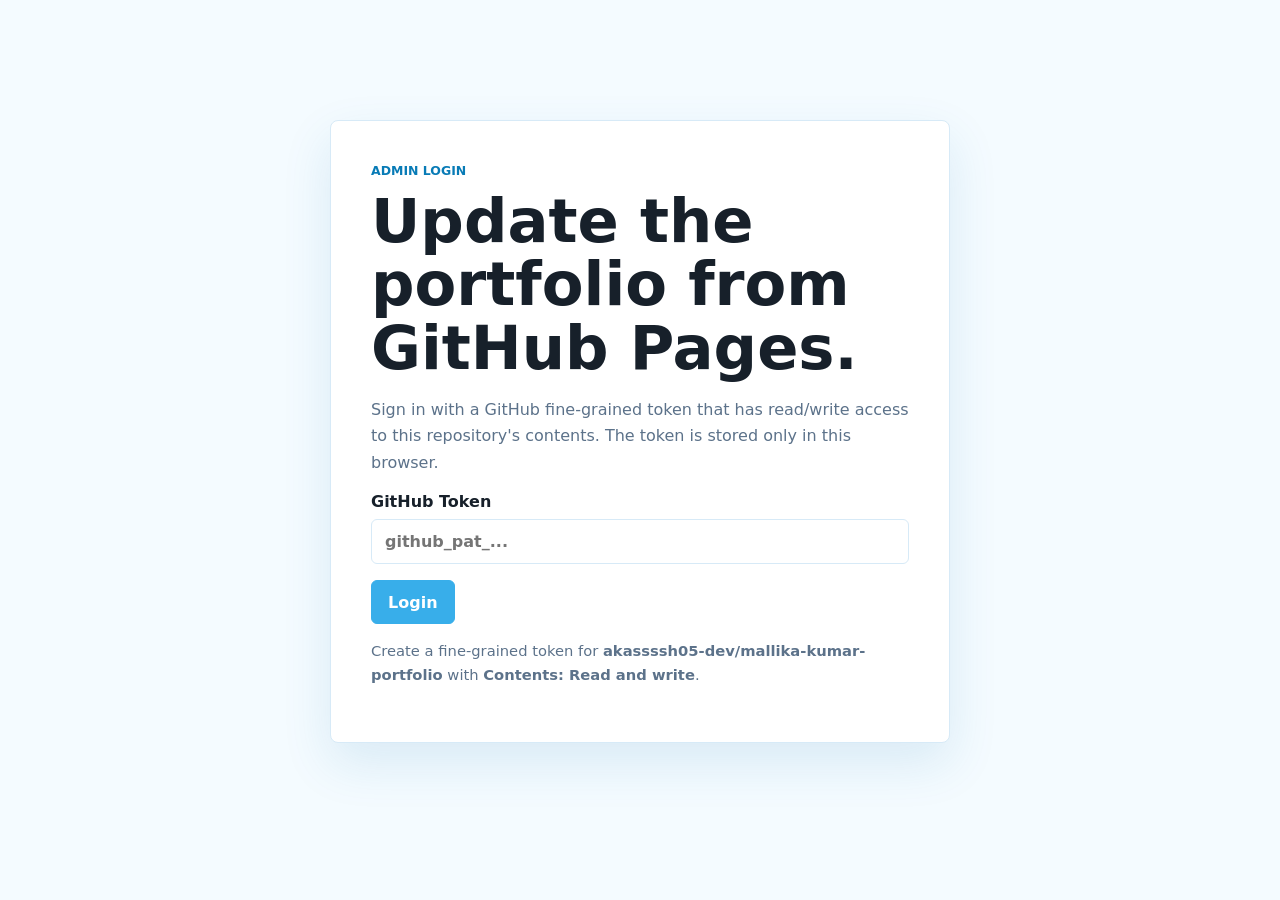
<file: admin/index.html>
<!doctype html>
<html lang="en">
  <head>
    <meta charset="utf-8" />
    <meta name="viewport" content="width=device-width, initial-scale=1" />
    <title>Portfolio Admin</title>
    <link rel="stylesheet" href="admin.css" />
  </head>
  <body>
    <main class="admin-shell">
      <section class="panel login-panel" id="login-panel">
        <p class="eyebrow">Admin Login</p>
        <h1>Update the portfolio from GitHub Pages.</h1>
        <p>
          Sign in with a GitHub fine-grained token that has read/write access to this repository's contents. The token is
          stored only in this browser.
        </p>
        <label>
          GitHub Token
          <input id="token" type="password" autocomplete="off" placeholder="github_pat_..." />
        </label>
        <button id="login" type="button">Login</button>
        <p class="help">
          Create a fine-grained token for <strong>akassssh05-dev/mallika-kumar-portfolio</strong> with
          <strong>Contents: Read and write</strong>.
        </p>
      </section>

      <section class="panel editor-panel hidden" id="editor-panel">
        <div class="editor-header">
          <div>
            <p class="eyebrow">Portfolio Content</p>
            <h1>Edit Profile</h1>
          </div>
          <button class="ghost" id="logout" type="button">Logout</button>
        </div>

        <div id="status" class="status" role="status"></div>

        <form id="profile-form">
          <div class="grid two">
            <label>Name<input name="name" required /></label>
            <label>Eyebrow<input name="eyebrow" /></label>
          </div>
          <label>Title<textarea name="title" rows="3"></textarea></label>
          <label>Bio<textarea name="bio" rows="7"></textarea></label>

          <div class="uploads">
            <label>Upload Profile Image<input id="image-upload" type="file" accept="image/*" /></label>
            <label>Upload Resume/File<input id="file-upload" type="file" /></label>
          </div>

          <section class="repeaters">
            <div data-list="stats" data-fields="value,label"></div>
            <div data-list="roles" data-fields="title,description"></div>
            <div data-list="engagements" data-fields="year,title,description"></div>
            <div data-list="initiatives" data-fields="title,description"></div>
            <div data-list="awards" data-fields="title,description"></div>
            <div data-list="research" data-fields="title,description"></div>
            <div data-list="researchPapers" data-fields="year,title,description,fileUrl"></div>
            <div data-list="gallery" data-fields="title,description,imageUrl"></div>
          </section>

          <div class="actions">
            <button id="save" type="submit">Save to GitHub</button>
            <a class="site-link" href="../">View Site</a>
          </div>
        </form>
      </section>
    </main>
    <script src="admin.js"></script>
  </body>
</html>
</file>
<file: admin/admin.css>
:root {
  --ink: #17202a;
  --muted: #5c728a;
  --paper: #f4fbff;
  --surface: #ffffff;
  --line: #d7eaf7;
  --teal: #38aeea;
  --coral: #087bb6;
  --danger: #9f2f24;
}

* {
  box-sizing: border-box;
}

body {
  margin: 0;
  background: var(--paper);
  color: var(--ink);
  font-family: Inter, system-ui, -apple-system, BlinkMacSystemFont, "Segoe UI", sans-serif;
}

.admin-shell {
  min-height: 100vh;
  padding: clamp(20px, 4vw, 48px);
}

.panel {
  width: min(1080px, 100%);
  margin: 0 auto;
  padding: clamp(22px, 4vw, 40px);
  border: 1px solid var(--line);
  border-radius: 8px;
  background: var(--surface);
  box-shadow: 0 20px 50px rgba(28, 119, 170, 0.12);
}

.login-panel {
  width: min(620px, 100%);
  margin-top: 8vh;
}

.hidden {
  display: none;
}

.eyebrow {
  margin: 0 0 8px;
  color: var(--coral);
  font-size: 0.78rem;
  font-weight: 800;
  text-transform: uppercase;
}

h1 {
  margin: 0 0 14px;
  font-size: clamp(2rem, 5vw, 3.8rem);
  line-height: 1.05;
}

p {
  color: var(--muted);
  line-height: 1.65;
}

label {
  display: grid;
  gap: 8px;
  margin: 16px 0;
  font-weight: 800;
}

input,
textarea {
  width: 100%;
  border: 1px solid var(--line);
  border-radius: 6px;
  padding: 12px 13px;
  color: var(--ink);
  font: inherit;
}

textarea {
  resize: vertical;
}

button,
.site-link {
  display: inline-flex;
  align-items: center;
  justify-content: center;
  min-height: 44px;
  padding: 0 16px;
  border: 1px solid var(--teal);
  border-radius: 6px;
  background: var(--teal);
  color: #fff;
  cursor: pointer;
  font: inherit;
  font-weight: 800;
  text-decoration: none;
}

button.ghost {
  background: transparent;
  color: var(--teal);
}

.editor-header,
.actions,
.uploads,
.repeater-header {
  display: flex;
  align-items: center;
  justify-content: space-between;
  gap: 18px;
  flex-wrap: wrap;
}

.grid.two {
  display: grid;
  grid-template-columns: repeat(2, minmax(0, 1fr));
  gap: 16px;
}

.status {
  min-height: 24px;
  margin: 16px 0;
  color: var(--muted);
  font-weight: 700;
}

.status.error {
  color: var(--danger);
}

.repeater {
  margin-top: 24px;
  padding-top: 20px;
  border-top: 1px solid var(--line);
}

.repeater-row {
  display: grid;
  grid-template-columns: minmax(0, 1fr) auto;
  gap: 12px;
  align-items: start;
  margin: 14px 0;
  padding: 14px;
  border: 1px solid var(--line);
  border-radius: 8px;
  background: #f4fbff;
}

.row-fields {
  display: grid;
  gap: 10px;
}

.remove {
  border-color: var(--danger);
  background: transparent;
  color: var(--danger);
}

.help {
  font-size: 0.92rem;
}

@media (max-width: 720px) {
  .grid.two,
  .repeater-row {
    grid-template-columns: 1fr;
  }
}
</file>
